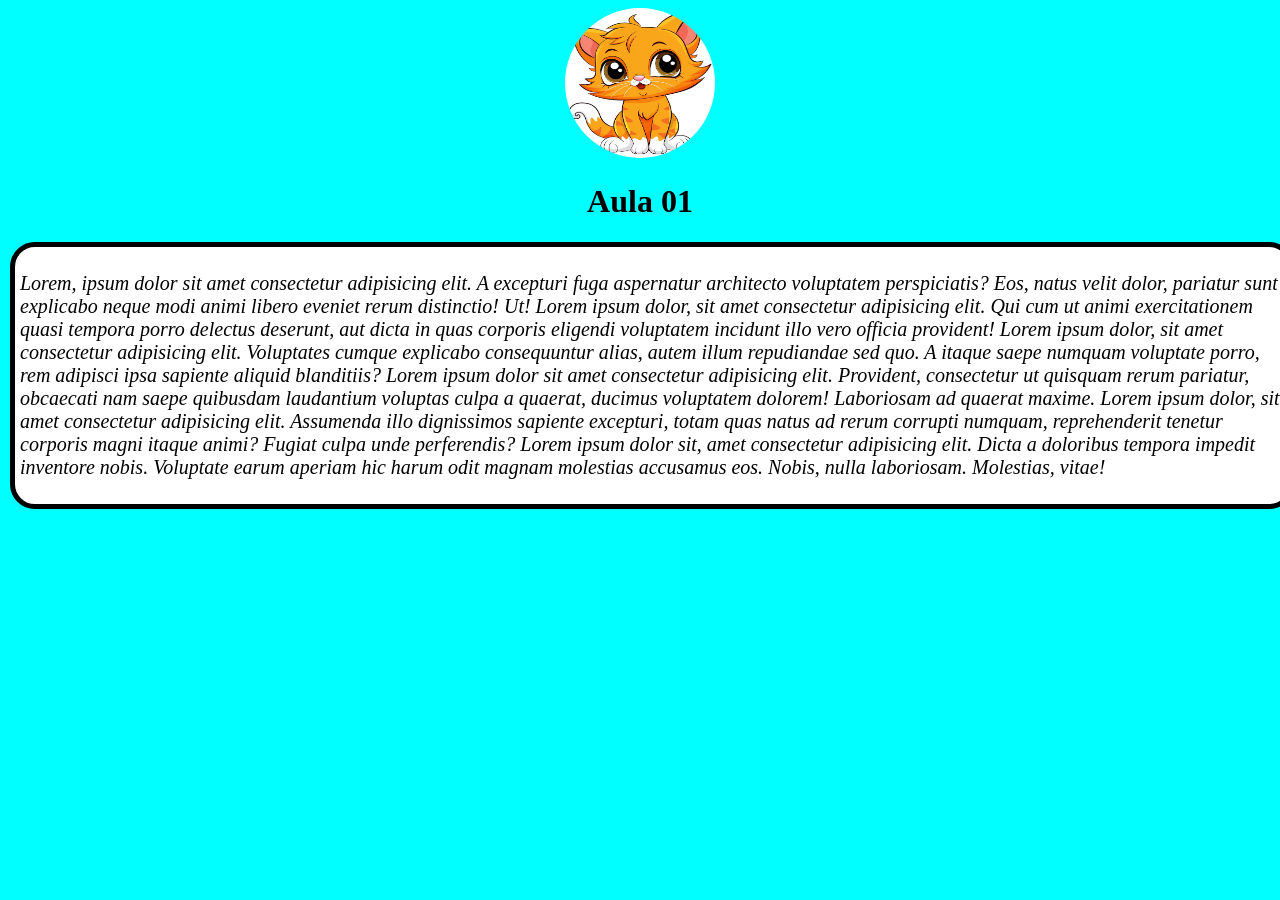
<file: Aula 01/index.html>
<!DOCTYPE html>
<html lang="" pt-BR">

<head>
    <meta charset="UTF-8">
    <title>Senai</title>
</head>

<body style="background-color:aqua;">

    <div style="text-align: center;">
        <IMG style="width: 150px; 
                    height: 150px; 
                    border-radius: 100%;" 
                    src="./GATO.jpg"
            alt="Não foi possível carregar a imagem">
    </div>

    <h1 style="color: black; text-align: center;">Aula 01</h1>

    <div
        style="height: 100%; 
                width: 100%; 
                background-color:white; 
                margin: 2px; 
                border-style: solid; 
                border-width: 5px; 
                border-color: black; 
                padding: 5px;
                border-radius: 25px;">

        <p style="font-size: 20px; font-style: italic;">
            Lorem, ipsum dolor sit amet consectetur adipisicing elit. A excepturi fuga aspernatur architecto voluptatem
            perspiciatis? Eos, natus velit dolor, pariatur sunt explicabo neque modi animi libero eveniet rerum
            distinctio! Ut!
            Lorem ipsum dolor, sit amet consectetur adipisicing elit. Qui cum ut animi exercitationem quasi tempora
            porro delectus deserunt, aut dicta in quas corporis eligendi voluptatem incidunt illo vero officia
            provident!
            Lorem ipsum dolor, sit amet consectetur adipisicing elit. Voluptates cumque explicabo consequuntur alias,
            autem illum repudiandae sed quo. A itaque saepe numquam voluptate porro, rem adipisci ipsa sapiente aliquid
            blanditiis?
            Lorem ipsum dolor sit amet consectetur adipisicing elit. Provident, consectetur ut quisquam rerum pariatur,
            obcaecati nam saepe quibusdam laudantium voluptas culpa a quaerat, ducimus voluptatem dolorem! Laboriosam ad
            quaerat maxime.
            Lorem ipsum dolor, sit amet consectetur adipisicing elit. Assumenda illo dignissimos sapiente excepturi,
            totam quas natus ad rerum corrupti numquam, reprehenderit tenetur corporis magni itaque animi? Fugiat culpa
            unde perferendis?
            Lorem ipsum dolor sit, amet consectetur adipisicing elit. Dicta a doloribus tempora impedit inventore nobis.
            Voluptate earum aperiam hic harum odit magnam molestias accusamus eos. Nobis, nulla laboriosam. Molestias,
            vitae!
        </p>
</body>

</html>
</file>
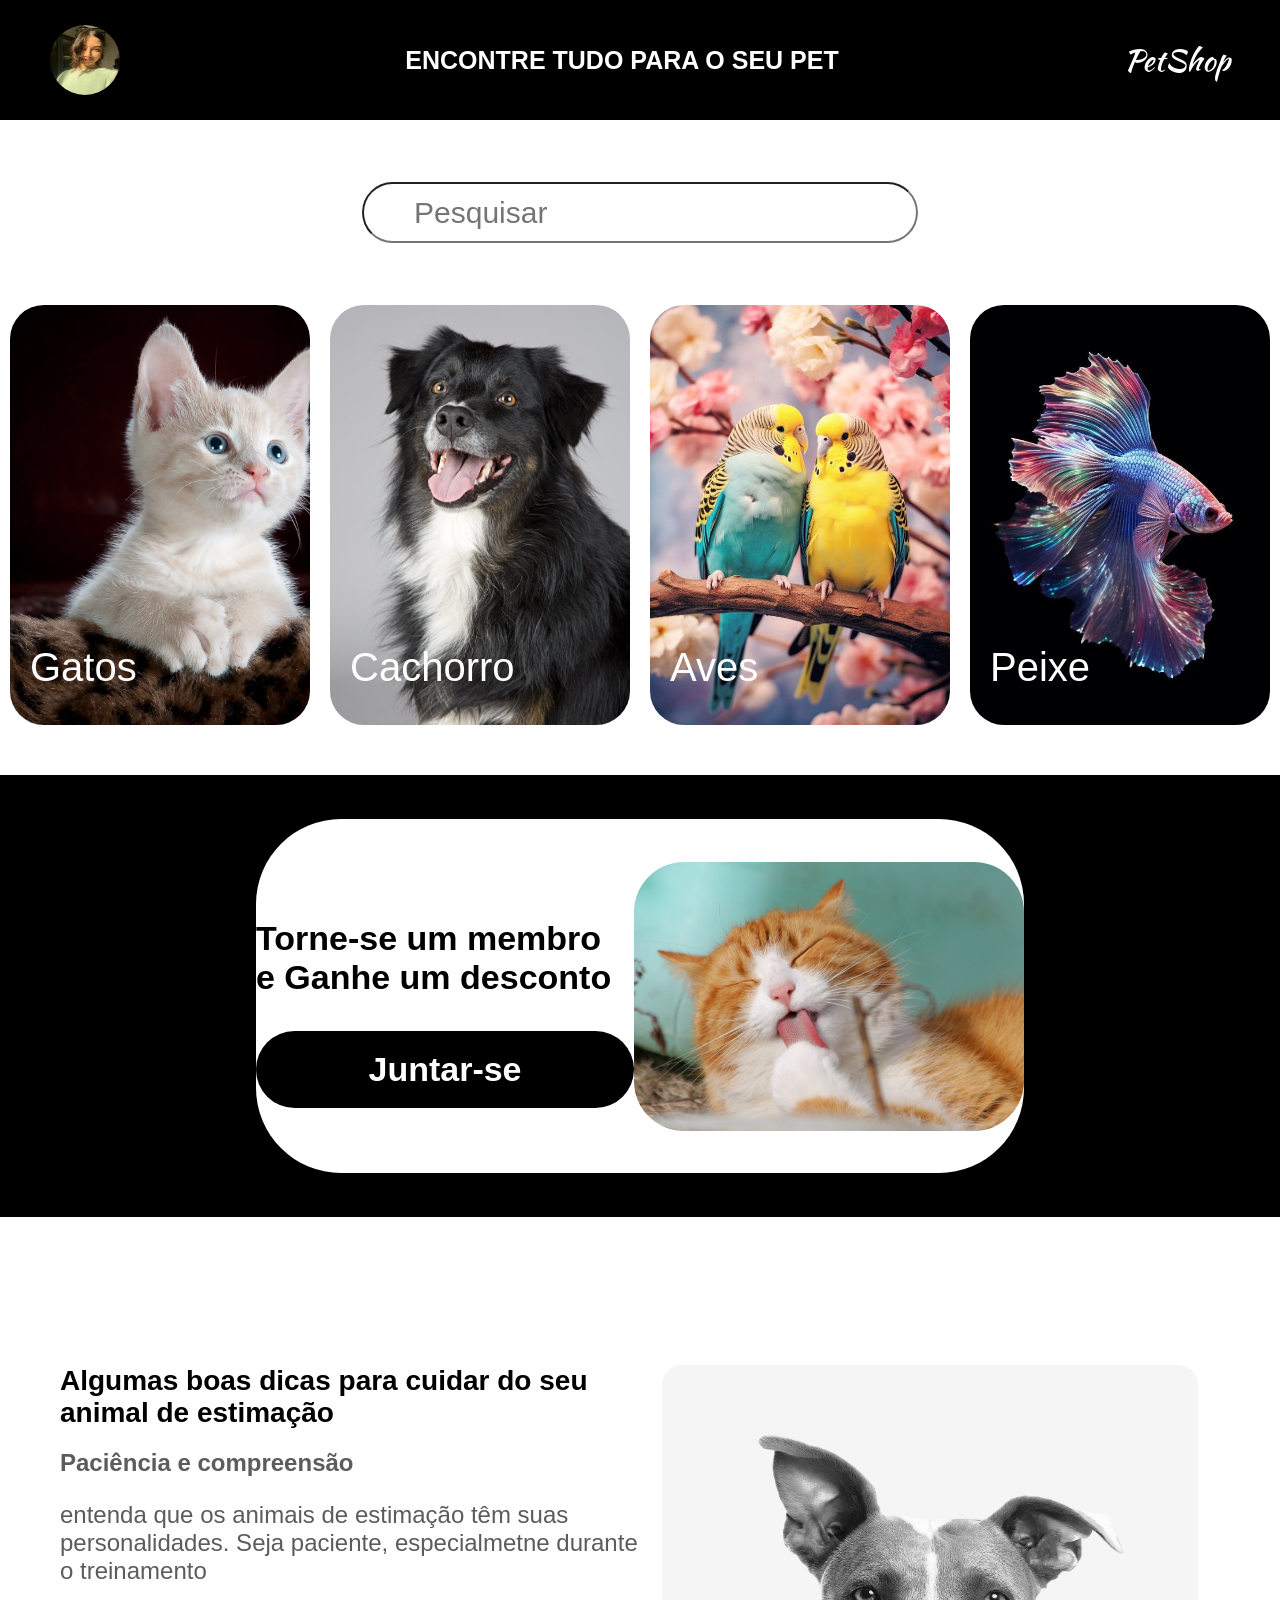
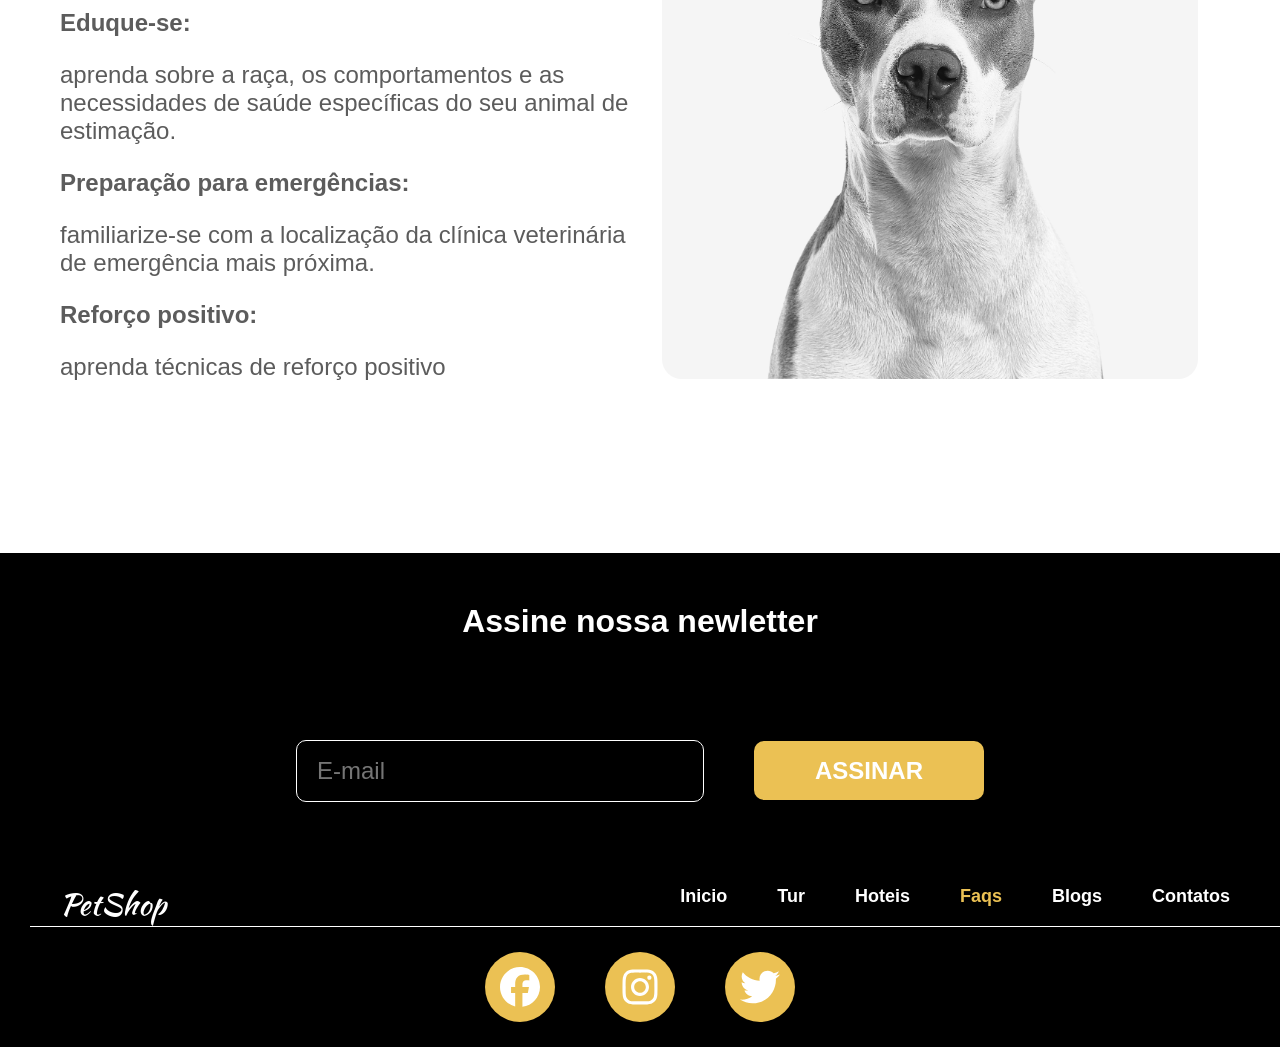
<file: Aula 02/index.html>
<!DOCTYPE html>
<html lang="pt-BR">

<head>
    <meta charset="UTF-8">
    <link rel="stylesheet" href="styles.css">
    <meta name="viewport" content="width=device-width, initial-scale=1.0">
    <title>PETSHOP SENAI 🐶</title>
</head>

<body>
    <div id="cabecalho">
        <img src="./Imagens/perfil.png" alt="Não foi possível carregar a imagem">
        <h1>Encontre tudo para o seu pet</h1>
        <p id="logo">PetShop</p>
    </div>

    <div class="pesquisa">
        <input type="text" placeholder="Pesquisar">
    </div>

    <div class="card-grupo">
        <div style="background-image: url(./Imagens/gato.jpg);" class="card-pet">
            <p>Gatos</p>
        </div>

        <div style="background-image: url(./Imagens/cachorro.jpg);" class="card-pet">
            <p>Cachorro</p>
        </div>

        <div style="background-image: url(./Imagens/aves.png);" class="card-pet">
            <p>Aves</p>
        </div>

        <div style="background-image: url(./Imagens/peixe.png);" class="card-pet">
            <p>Peixe</p>
        </div>
    </div>

    <div class="grupo-membros">
        <div class="card-membros">
            <div class="card-esquerdo">
                <p>
                    Torne-se um membro <br> e Ganhe um desconto
                </p>

                <div class="botao-card">
                    <p> Juntar-se </p>
                </div>
            </div>
            <div class="card-direito"></div>
        </div>
    </div>

    <div class="grupo-dicas">

        <div class="card-esquerdadicas">
            <h1>Algumas boas dicas para cuidar do seu animal de estimação</h1>
            <h2>Paciência e compreensão</h2>
            <p>entenda que os animais de estimação têm suas personalidades. Seja paciente, especialmetne durante o
                treinamento</p>
            <h2>Eduque-se:</h2>
            <p>aprenda sobre a raça, os comportamentos e as necessidades de saúde específicas do seu animal de
                estimação.</p>
            <h2>Preparação para emergências:</h2>
            <p>familiarize-se com a localização da clínica veterinária de emergência mais próxima.</p>
            <h2>Reforço positivo:</h2>
            <p>aprenda técnicas de reforço positivo</p>
        </div>


        <div class="card-direitadicas">
            <img src="./Imagens/chachorro 2.jpg" alt="">
        </div>
    </div>

    <div class="rodape">
        <div class="rodape-titulo">
            <h1> Assine nossa newletter</h1>
        </div>
        <div class="rodape-pesquisa">

            <input type="text" placeholder="E-mail">
            <div class="botao-assinar">
                <p> Assinar </p>
            </div>
        </div>
        <div class="rodape-menu">
            <div class="rodape-grupo-menu">
                <div class="grupo-logo">
                    <p id="logo"> PetShop </p>
                </div>
                <div class="grupo-itens">
                    <ul>
                        <li> Inicio </li>
                        <li> Tur </li>
                        <li> Hoteis </li>
                        <li class="grupo-item-selecionado"> Faqs </li>
                        <li> Blogs</li>
                        <li> Contatos </li>
                    </ul>
                </div>
            </div>
            <div class="rodape-linha"></div>
        </div>
        <div class="rodape-sociais">
            <div class="icone">
                <svg xmlns="http://www.w3.org/2000/svg" viewBox="0 0 640 640">
                    <path
                        d="M576 320C576 178.6 461.4 64 320 64C178.6 64 64 178.6 64 320C64 440 146.7 540.8 258.2 568.5L258.2 398.2L205.4 398.2L205.4 320L258.2 320L258.2 286.3C258.2 199.2 297.6 158.8 383.2 158.8C399.4 158.8 427.4 162 438.9 165.2L438.9 236C432.9 235.4 422.4 235 409.3 235C367.3 235 351.1 250.9 351.1 292.2L351.1 320L434.7 320L420.3 398.2L351 398.2L351 574.1C477.8 558.8 576 450.9 576 320z" />
                </svg>
            </div>
            <div class="icone">
                <svg xmlns="http://www.w3.org/2000/svg" viewBox="0 0 640 640">
                    <path
                        d="M320.3 205C256.8 204.8 205.2 256.2 205 319.7C204.8 383.2 256.2 434.8 319.7 435C383.2 435.2 434.8 383.8 435 320.3C435.2 256.8 383.8 205.2 320.3 205zM319.7 245.4C360.9 245.2 394.4 278.5 394.6 319.7C394.8 360.9 361.5 394.4 320.3 394.6C279.1 394.8 245.6 361.5 245.4 320.3C245.2 279.1 278.5 245.6 319.7 245.4zM413.1 200.3C413.1 185.5 425.1 173.5 439.9 173.5C454.7 173.5 466.7 185.5 466.7 200.3C466.7 215.1 454.7 227.1 439.9 227.1C425.1 227.1 413.1 215.1 413.1 200.3zM542.8 227.5C541.1 191.6 532.9 159.8 506.6 133.6C480.4 107.4 448.6 99.2 412.7 97.4C375.7 95.3 264.8 95.3 227.8 97.4C192 99.1 160.2 107.3 133.9 133.5C107.6 159.7 99.5 191.5 97.7 227.4C95.6 264.4 95.6 375.3 97.7 412.3C99.4 448.2 107.6 480 133.9 506.2C160.2 532.4 191.9 540.6 227.8 542.4C264.8 544.5 375.7 544.5 412.7 542.4C448.6 540.7 480.4 532.5 506.6 506.2C532.8 480 541 448.2 542.8 412.3C544.9 375.3 544.9 264.5 542.8 227.5zM495 452C487.2 471.6 472.1 486.7 452.4 494.6C422.9 506.3 352.9 503.6 320.3 503.6C287.7 503.6 217.6 506.2 188.2 494.6C168.6 486.8 153.5 471.7 145.6 452C133.9 422.5 136.6 352.5 136.6 319.9C136.6 287.3 134 217.2 145.6 187.8C153.4 168.2 168.5 153.1 188.2 145.2C217.7 133.5 287.7 136.2 320.3 136.2C352.9 136.2 423 133.6 452.4 145.2C472 153 487.1 168.1 495 187.8C506.7 217.3 504 287.3 504 319.9C504 352.5 506.7 422.6 495 452z" />
                </svg>
            </div>
            <div class="icone">
                <svg xmlns="http://www.w3.org/2000/svg" viewBox="0 0 640 640">
                    <path
                        d="M523.4 215.7C523.7 220.2 523.7 224.8 523.7 229.3C523.7 368 418.1 527.9 225.1 527.9C165.6 527.9 110.4 510.7 64 480.8C72.4 481.8 80.6 482.1 89.3 482.1C138.4 482.1 183.5 465.5 219.6 437.3C173.5 436.3 134.8 406.1 121.5 364.5C128 365.5 134.5 366.1 141.3 366.1C150.7 366.1 160.1 364.8 168.9 362.5C120.8 352.8 84.8 310.5 84.8 259.5L84.8 258.2C98.8 266 115 270.9 132.2 271.5C103.9 252.7 85.4 220.5 85.4 184.1C85.4 164.6 90.6 146.7 99.7 131.1C151.4 194.8 229 236.4 316.1 240.9C314.5 233.1 313.5 225 313.5 216.9C313.5 159.1 360.3 112 418.4 112C448.6 112 475.9 124.7 495.1 145.1C518.8 140.6 541.6 131.8 561.7 119.8C553.9 144.2 537.3 164.6 515.6 177.6C536.7 175.3 557.2 169.5 576 161.4C561.7 182.2 543.8 200.7 523.4 215.7z" />
                </svg>
            </div>
        </div>
    </div>

</body>

</html>
</file>
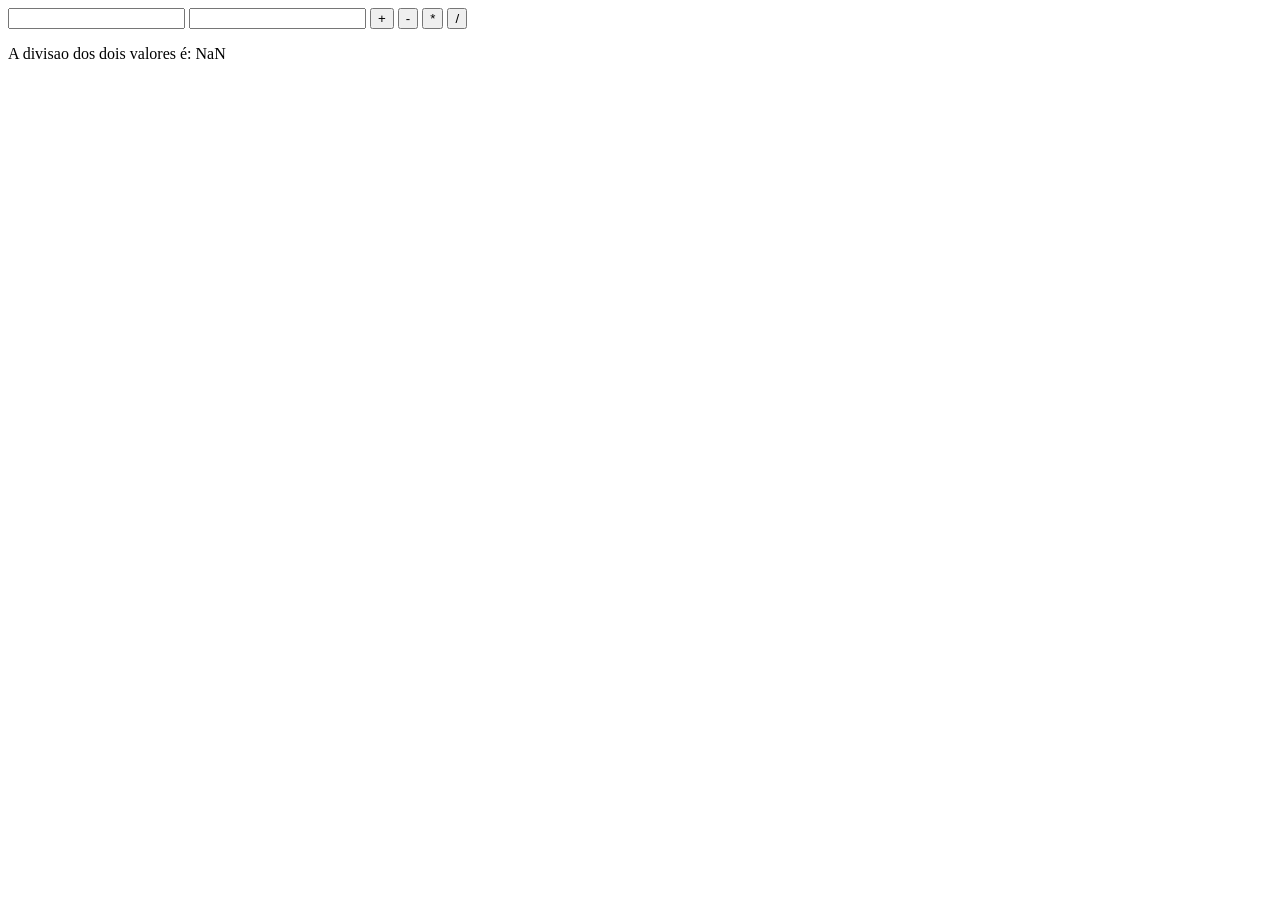
<file: Aula 03/index.html>
<!DOCTYPE html>
<html lang="pt-BR">
<head>
    <meta charset="UTF-8">
    <title>Javascript</title>
</head>

<body>
    
    <input id='campo1' type="text">
    <input id='campo2' type="text">
    <button onclick="soma()">+</button>
    <button onclick="subtracao()">-</button>
    <button onclick="multiplicacao()">*</button>
    <button onclick="divisao()">/</button>
    <p id="resultado"> Resultado </p>


    <script>

        function soma(){
        var pagina = document;

        var campo1 = pagina.getElementById('campo1').value;
        var campo2 = pagina.getElementById('campo2').value;
        var resultado = pagina.getElementById('resultado');

        resultado.innerHTML = 'A soma dos dois valores é: ' + (Number(campo1) + Number(campo2)).toFixed(2);
        }
        soma()

        function subtracao(){
        var pagina = document;

        var campo1 = pagina.getElementById('campo1').value;
        var campo2 = pagina.getElementById('campo2').value;
        var resultado = pagina.getElementById('resultado');

        resultado.innerHTML = 'A subtracao dos dois valores é: ' + (Number(campo1) - Number(campo2)).toFixed(2);
        }
        subtracao()

        function multiplicacao(){
        var pagina = document;

        var campo1 = pagina.getElementById('campo1').value;
        var campo2 = pagina.getElementById('campo2').value;
        var resultado = pagina.getElementById('resultado');

        resultado.innerHTML = 'A multiplicacao dos dois valores é: ' + (Number(campo1) * Number(campo2)).toFixed(2);
        }
        multiplicacao()

        function divisao(){
        var pagina = document;

        var campo1 = pagina.getElementById('campo1').value;
        var campo2 = pagina.getElementById('campo2').value;
        var resultado = pagina.getElementById('resultado');

        resultado.innerHTML = 'A divisao dos dois valores é: ' + (Number(campo1) / Number(campo2)).toFixed(2);
        }
        divisao()

    </script>

</body>

</html>
</file>
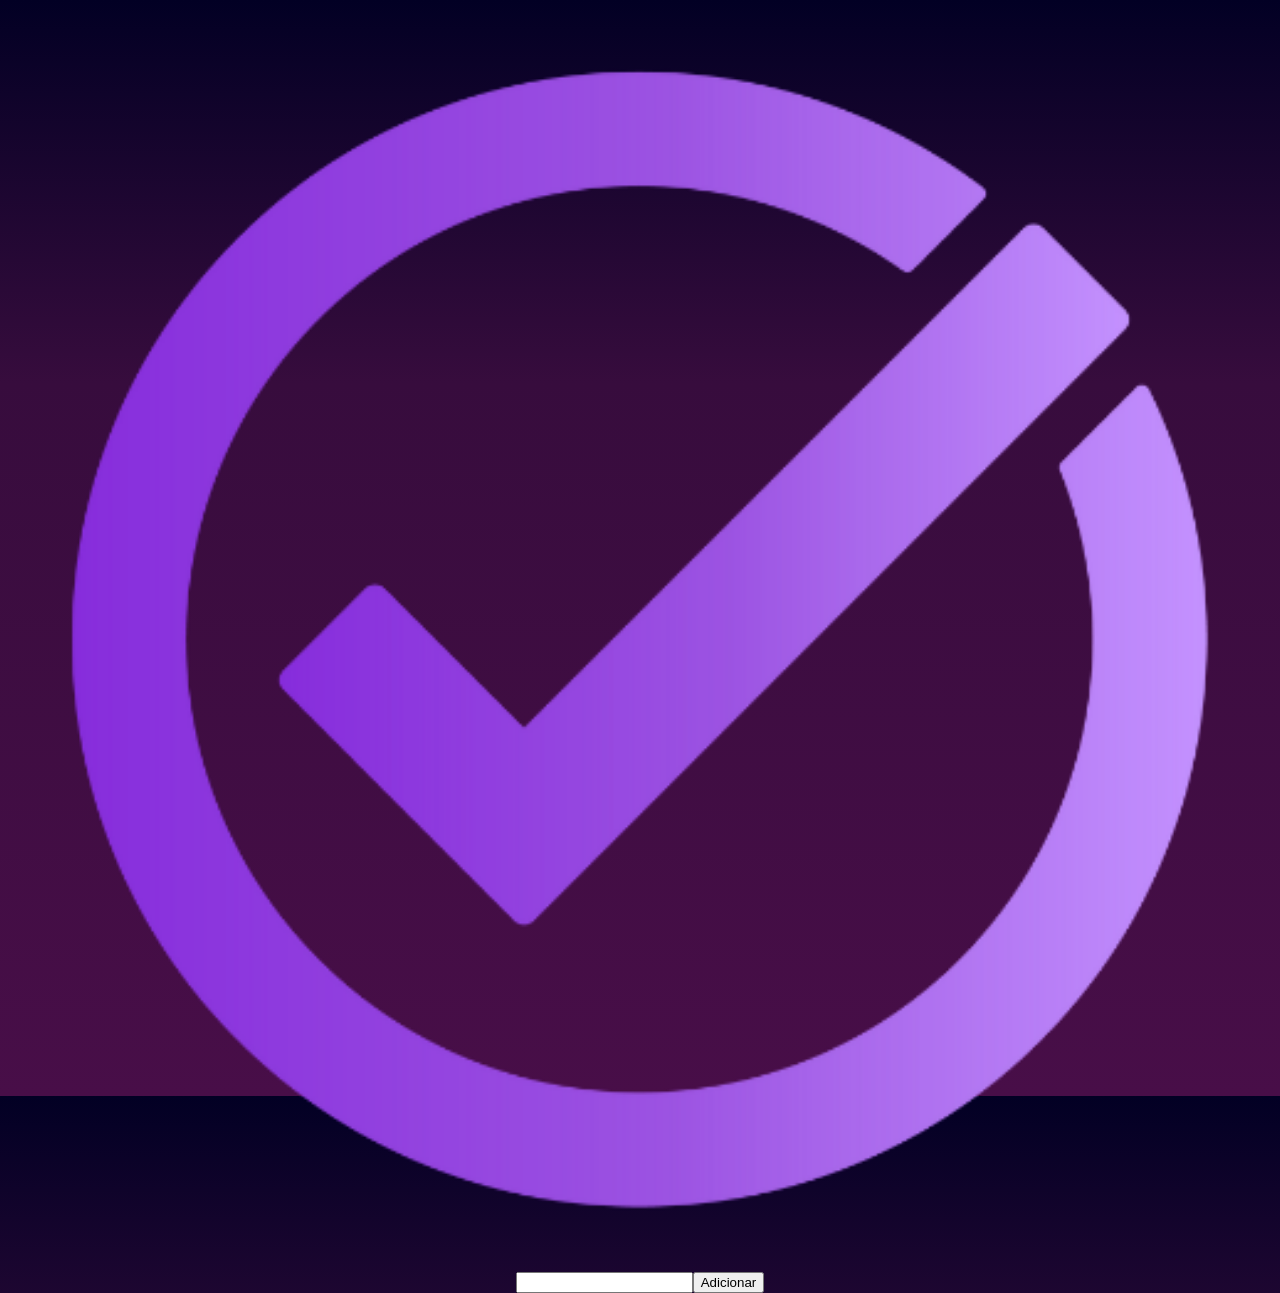
<file: Aula 04/index.html>
<!DOCTYPE html>
<html lang="pt-BR">

<head>
    <meta charset="UTF-8">
    <link rel="stylesheet" href="./styles.css">
    <title>Lista</title>
</head>

<body>
    <div class="fundo">

        <img src="./Imagens/logo.png" alt="">

        <div class="campos">
            <input type="text" id="campo">

            <button onclick="add()">Adicionar</button>
        </div>

        <ul id="itens"></ul>

    </div>
    <script src="./script.js"></script>
</body>

</html>
</file>
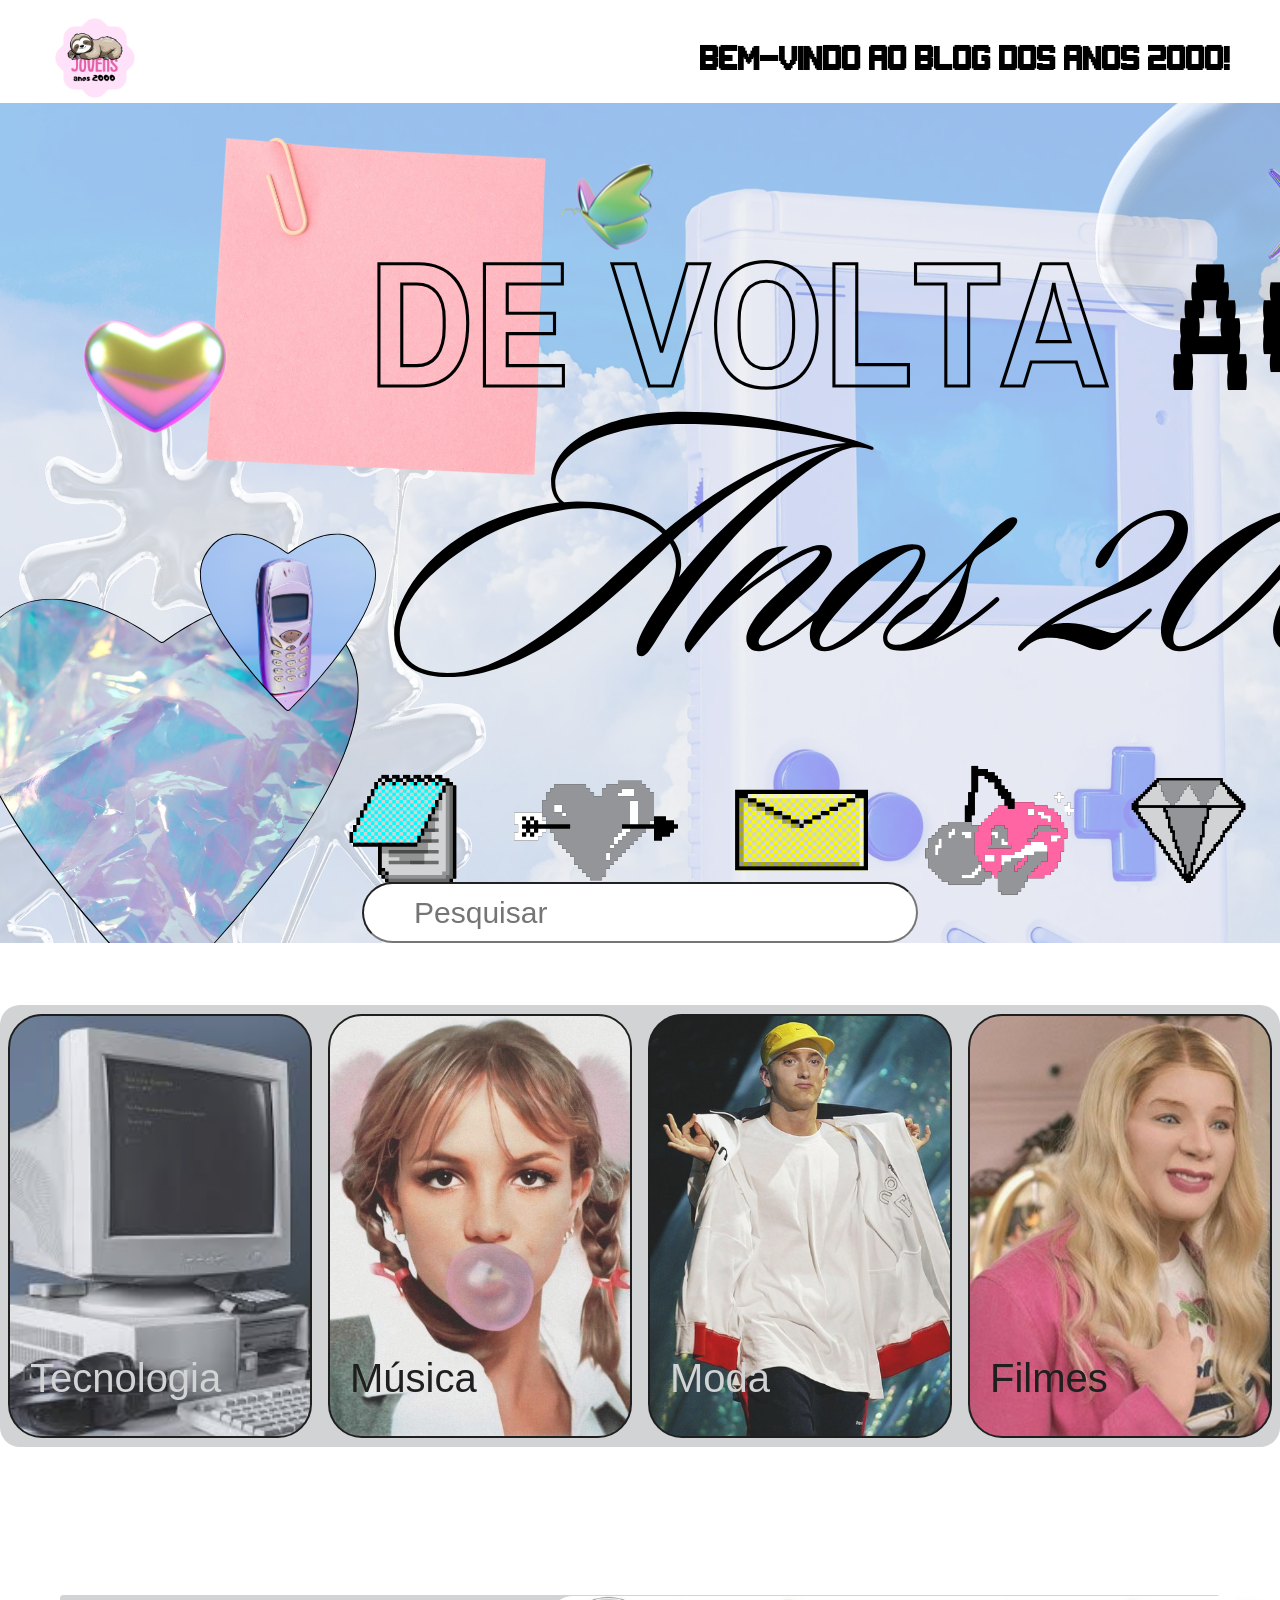
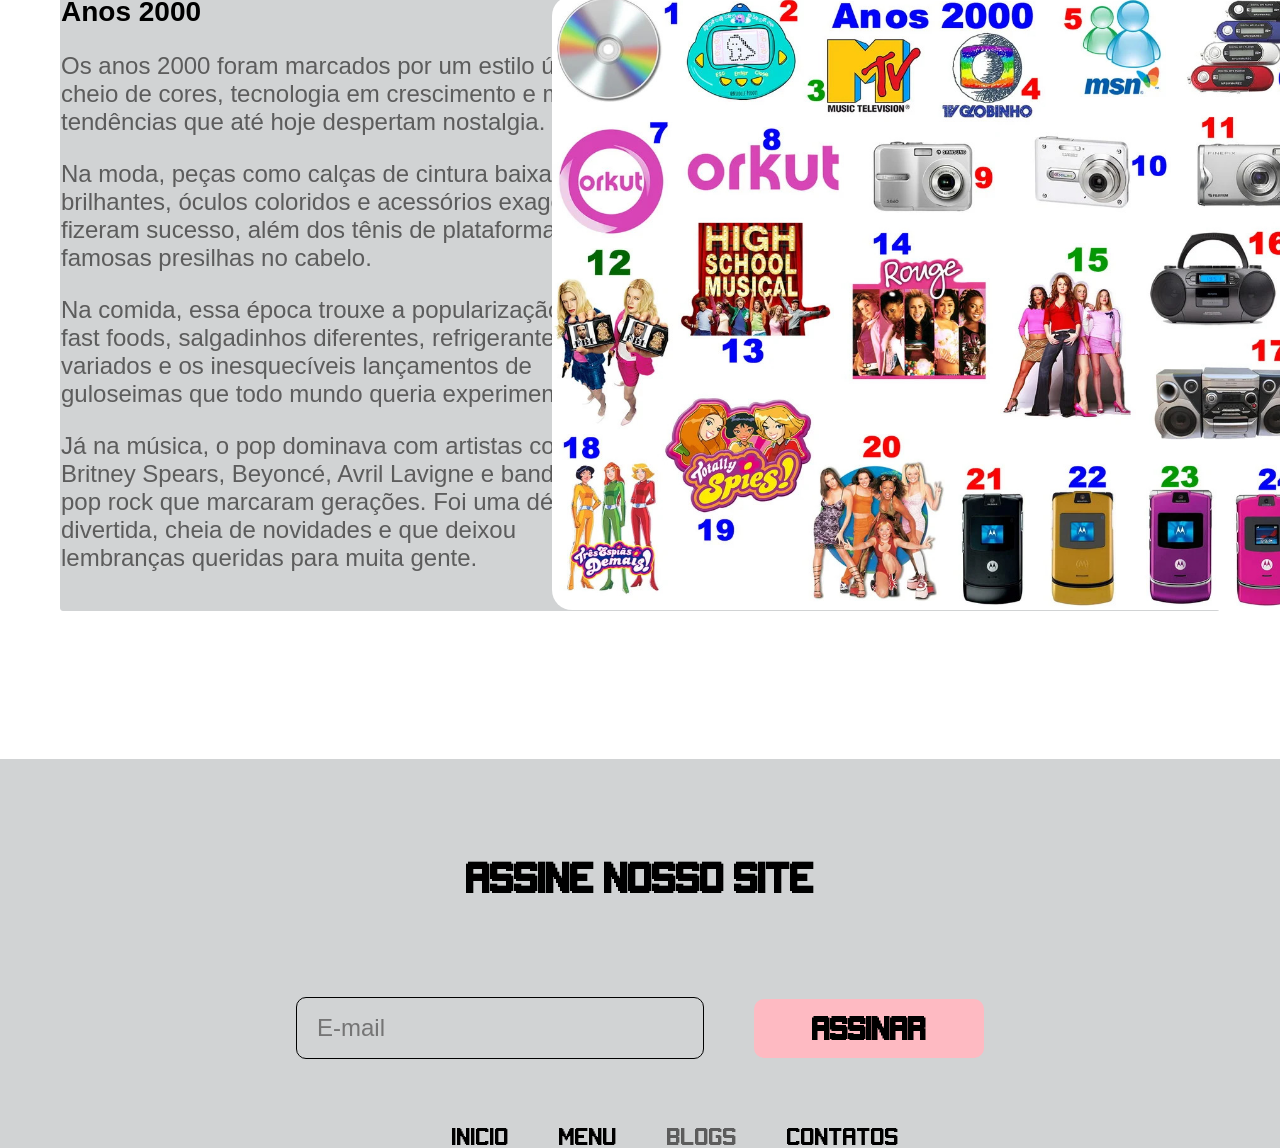
<file: Prova/index.html>
<!DOCTYPE html>
<html lang="pt-BR">

<head>
    <link rel="stylesheet" href="styles.css">
    <meta charset="UTF-8">
    <title> Anos 2000 💅✨</title>
</head>

<body>
    <div id="cabecalho">
        <img src="./Imagens/Logo preguiça.png" alt="Não foi possível carregar a imagem">
        <h1> Bem-vindo ao Blog dos Anos 2000! </h1>
    </div>

    <div class="fundao"> </div>


    <div class="pesquisa">
        <input type="text" placeholder="Pesquisar">
    </div>


    <div class="menus-grupo">
        <div style="background-image: url(./Imagens/tec.jpg);" class="card-tec">
            <p>Tecnologia</p>
        </div>

        <div style="background-image: url(./Imagens/musica.jpg);" class="card-musica">
            <p>Música</p>
        </div>

        <div style="background-image: url(./Imagens/moda.jpg);" class="card-moda">
            <p>Moda</p>
        </div>

        <div style="background-image: url(./Imagens/Logo.jpg);" class="card-filmes">
            <p>Filmes</p>
        </div>
    </div>


    <div class="sobre-site">

        <div class="card-esquerda">
            <h1>Anos 2000</h1>
            <p>Os anos 2000 foram marcados por um estilo único, cheio de cores, tecnologia em crescimento e muitas
                tendências que até hoje despertam nostalgia.</p>
            <p>Na moda, peças como calças de cintura baixa, blusas brilhantes, óculos coloridos e acessórios exagerados
                fizeram sucesso, além dos tênis de plataforma e das famosas presilhas no cabelo.</p>
            <p>Na comida, essa época trouxe a popularização dos fast foods, salgadinhos diferentes, refrigerantes
                variados e os inesquecíveis lançamentos de guloseimas que todo mundo queria experimentar. </p>
            <p>Já na música, o pop dominava com artistas como Britney Spears, Beyoncé, Avril Lavigne e bandas de pop
                rock que marcaram gerações. Foi uma década divertida, cheia de novidades e que deixou lembranças
                queridas para muita gente.</p>
        </div>


        <div class="card-direita">
            <img src="./Imagens/varios.jpg" alt="">
        </div>
    </div>

    <div class="rodape">
        <div class="rodape-titulo">
            <h1> Assine nosso site</h1>
        </div>
        <div class="rodape-pesquisa">

            <input type="text" placeholder="E-mail">
            <div class="botao-assinar">
                <p> Assinar </p>
            </div>
        </div>
        <div class="rodape-menu">
            <div class="rodape-grupo-menu">
                <div class="grupo-itens">
                    <ul>
                        <li> Inicio </li>
                        <li> Menu </li>
                        <li class="grupo-item-selecionado"> Blogs </li>
                        <li> Contatos </li>
                    </ul>
                </div>
            </div>
            <div class="rodape-linha"></div>
        </div>

    </div>

</body>

</html>
</file>
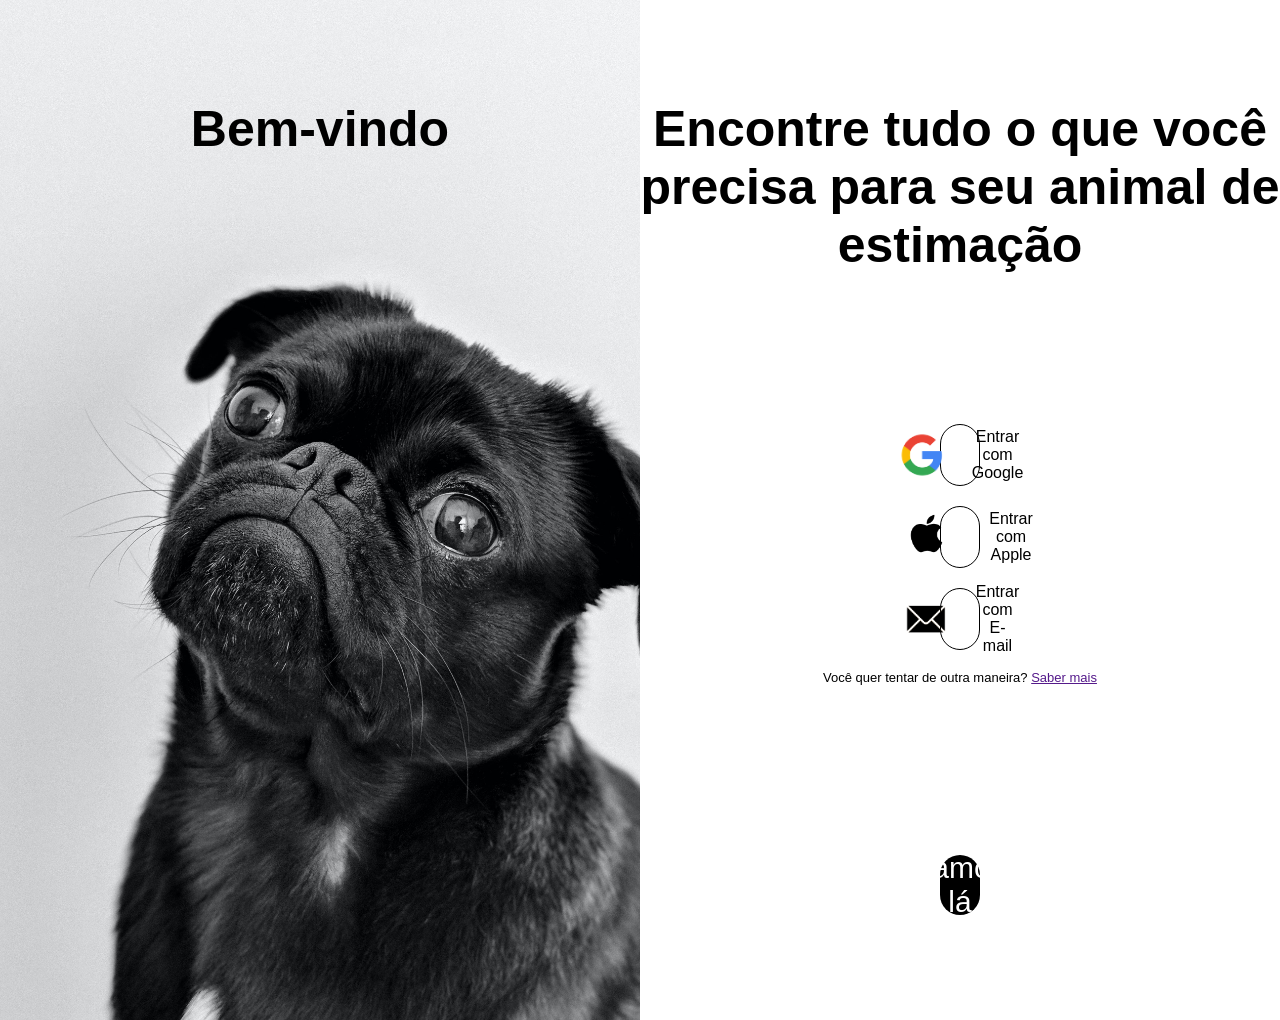
<file: Aula 02/login.html>
<!DOCTYPE html>
<html lang="pt-BR">

<head>
    <meta charset="UTF-8">
    <link rel="stylesheet" href="styles.css">
    <title>LOGIN PETSHOP 🐶</title>
</head>

<body>
    <div class="grupo-login">
        <div class="lado-esquerdo">
            <h1>Bem-vindo </h1>
        </div>
        <div class="lado-direito">
            <h1> Encontre tudo o que você precisa para seu animal de estimação </h1>

            <div class="botoes">
                <div class="botao">
                    <img src="./Imagens/google.png" alt="">
                    <p> Entrar com Google </p>
                </div>
                <div class="botao">
                    <img src="./Imagens/apple.png" alt="">
                    <p> Entrar com Apple </p>
                </div>
                <div class="botao">
                    <img src="./Imagens/email.png" alt="">
                    <p> Entrar com E-mail </p>
                </div>
            </div>

            <p class="entrar"> Você quer tentar de outra maneira? <a href="">Saber mais</a></p>
            
            <a href="./index.html" class="botao-login">
                <p> Vamos lá </p>
            </a>
        </div>
    </div>
</body>

</html>
</file>
<file: Aula 02/styles.css>
@font-face{
    font-family:'Kaushan';
    src: url('./Fontes/Kaushan_Script/KaushanScript-Regular.ttf');
}

body {
    margin: 0px;
}

#cabecalho {
    display: flex;
    justify-content: space-between;
    align-content: center;
    align-items: center;
    background-color: #000000;
    color: #FFFFFF;
    height: 100px;
    padding: 10px 50px 10px 50px;
}

#cabecalho img {
    width: 70px;
    height: 70px;
    border-radius: 100%;
    cursor: pointer;
}

#cabecalho h1 {
    font-family: 'Lucida Sans', 'Lucida Sans Regular', 'Lucida Grande', 'Lucida Sans Unicode', Geneva, Verdana, sans-serif;
    font-size: 25px;
    font-weight: bold;
    text-transform: uppercase;
}

#logo {
    font-family: 'Kaushan';
    font-size: 30px;
    /*text-decoration: underline overline;*/
    cursor: pointer;
    color: #FFFFFF;
}

.pesquisa {
    display: flex;
    align-items: center;
    justify-content: center;
    height: 65px;
    padding: 10px;
    margin: 50px 0px 50px 0px;
}

.pesquisa input {
    height: 55px;
    width: 500px;
    border-radius: 50px;
    padding-left: 50px;
    font-size: 30px;
}


.titulo-card p {
    font-family: 'Lucida Sans', 'Lucida Sans Regular', 'Lucida Grande', 'Lucida Sans Unicode', Geneva, Verdana, sans-serif;
    font-size: 23px;
    margin: 140px;
}

.card-grupo {
    display: flex;
    justify-content: space-around;
    margin: 50px 0px 50px 0px;
}

.card-pet {
    width: 300px;
    height: 420px;
    border-radius: 34px;
    background-size: cover;
    transition-duration: 0.1s;
    transition-delay: 0.1s;
}

.card-pet:hover {
    box-shadow: 17px 11px 45px -2px gray;
    transition-duration: 0.1s;
    transition-delay: 0.1s;
}

.card-pet p {
    font-family: 'Lucida Sans', 'Lucida Sans Regular', 'Lucida Grande', 'Lucida Sans Unicode', Geneva, Verdana, sans-serif;
    font-size: 40px;
    color: #FFFFFF;
    margin-left: 20px;
    padding-top: 300px;
}

.grupo-membros {
    display: flex;
    align-items: center;
    justify-content: center;
    height: 442px;
    width: 100%;
    background-color: #000000;
}

.card-membros {
    display: flex;
    justify-content: space-around;
    align-items: center;
    height: 80%;
    width: 60%;
    background-color: #FFFFFF;
    border-radius: 85px;
}

.card-esquerdo {
    font-size: 34px;
    font-family: 'Lucida Sans', 'Lucida Sans Regular', 'Lucida Grande', 'Lucida Sans Unicode', Geneva, Verdana, sans-serif;
    font-weight: bold;
}

.card-direito {
    height: 269px;
    width: 404px;
    background-image: url(Imagens/gato\ laranja.jpg);
    background-size: cover;
    border-radius: 50px;
}

.botao-card {
    display: flex;
    align-items: center;
    justify-content: center;
    background-color: #000000;
    height: 77px;
    width: 378px;
    border-radius: 70px;
    color: #FFFFFF;
}

.grupo-dicas {
    display: flex;
    justify-content: center;
    margin-top: 148px;
    margin: 148px 60px 148px 60px;
}

.card-esquerdadicas {
    width: 50%;
    font-family: 'Lucida Sans', 'Lucida Sans Regular', 'Lucida Grande', 'Lucida Sans Unicode', Geneva, Verdana, sans-serif;
}

.card-esquerdadicas h1 {
    font-size: 28px;
    font-weight: bold;
    margin-block-start: 0px;
}

.card-esquerdadicas h2,
.card-esquerdadicas p {
    font-size: 24px;
    color: #5C5C5C;
}

.card-direitadicas {
    width: 50%;
    display: flex;
    justify-content: center;
    text-align: center;
}

.card-direitadicas img {
    height: 614px;
    border-radius: 20px;
}

.rodape {
    background-color: #000000;
}

.rodape-titulo {
    text-align: center;
    margin: 50px 0px 50px 0px;
}

.rodape-titulo h1 {
    color: #FFFFFF;
    font-family: 'Lucida Sans', 'Lucida Sans Regular', 'Lucida Grande', 'Lucida Sans Unicode', Geneva, Verdana, sans-serif;
    padding: 50px 0px 50px 0px;
}

.rodape-pesquisa {
    display: flex;
    justify-content: center;
    align-items: center;
}

.rodape-pesquisa input {
    height: 58px;
    width: 384px;
    background-color: #000000;
    border: 1px solid #FFFFFF;
    outline: none;
    border-radius: 10px;
    color: #C4C4C4;
    font-size: 24px;
    padding-left: 20px;
}

.botao-assinar {
    display: flex;
    justify-content: center;
    align-items: center;
    height: 59px;
    width: 230px;
    background-color: #EBC154;
    border-radius: 10px;
    margin-left: 50px;
    cursor: pointer;
}

.botao-assinar p {
    font-size: 24px;
    color: #FFFFFF;
    font-family: 'Lucida Sans', 'Lucida Sans Regular', 'Lucida Grande', 'Lucida Sans Unicode', Geneva, Verdana, sans-serif;
    font-weight: bold;
    text-transform: uppercase;
}

.rodape-menu {
    margin-top: 50px;
    margin-bottom: 0px;
    margin-left: 30px;
}

.rodape-grupo-menu {
    display: flex;
    color: #FFFFFF;
    justify-content: space-between;
    align-items: center;
}

.grupo-logo {
    margin-left: 30px;
}

.grupo-logo p {
    margin-block-end: 0px;
}

.grupo-itens {
    margin-right: 50px;
}

.grupo-itens ul {
    display: flex;
    margin-bottom: 0px;
}

.grupo-itens li {
    margin-left: 50px;
    font-size: 18px;
    font-family: 'Lucida Sans', 'Lucida Sans Regular', 'Lucida Grande', 'Lucida Sans Unicode', Geneva, Verdana, sans-serif;
    list-style: none;
    cursor: pointer;
    font-weight: bolder;
}

.grupo-item-selecionado {
    color: #EBC154;
}

.rodape-linha {
    margin-top: 0px;
    height: 1px;
    width: 100%;
    background-color: #FFFFFF;
}

.rodape-sociais {
    display: flex;
    align-items: center;
    justify-content: center;
    margin: 50px 0px 50x 0px;
}

.icone {
    display: flex;
    justify-content: center;
    align-items: center;
    background-color: #EBC154;
    height: 70px;
    width: 70px;
    border-radius: 100%;
    fill: #FFFFFF;
    margin: 25px;
    cursor: pointer;
}

.icone svg {
    width: 50px;
    height: 50px;
}

/*Login*/

.grupo-login {
    display: flex;
    height: 1020px;
    text-align: center;
}

.grupo-login h1 {
    margin-top: 100px;
    font-family: 'Lucida Sans', 'Lucida Sans Regular', 'Lucida Grande', 'Lucida Sans Unicode', Geneva, Verdana, sans-serif;
    font-size: 50px;
}

.lado-esquerdo {
    width: 50%;
    background-image: url(./Imagens/dog_preto.jpg);
    background-size: cover;
}

.lado-direito {
    width: 50%;
}

.botoes {
    margin: 150px 300px 0px 300px;
    /*ir para o meio da tela*/
}

.botao {
    display: flex;
    justify-content: center;
    /*centro*/
    align-items: center;
    /*linha e img centralizados*/
    height: 60px;
    border: 1px solid #000000;
    border-radius: 40px;
    margin-bottom: 20px;
    cursor: pointer;
}

.botao img {
    height: 50px;
    margin-right: 25px;
}

.botao p {
    font-size: 16px;
    font-family: 'Lucida Sans', 'Lucida Sans Regular', 'Lucida Grande', 'Lucida Sans Unicode', Geneva, Verdana, sans-serif;
}

.entrar {
    font-size: 13px;
    font-family: 'Lucida Sans', 'Lucida Sans Regular', 'Lucida Grande', 'Lucida Sans Unicode', Geneva, Verdana, sans-serif;
}

.botao-login {
    display: flex;
    justify-content: center;
    align-items: center;
    height: 60px;
    background-color: #000000;
    margin: 170px 300px 0px 300px;
    border-radius: 50px;
    text-decoration: none;
}

.botao-login p {
    color: #FFFFFF;
    font-family: 'Lucida Sans', 'Lucida Sans Regular', 'Lucida Grande', 'Lucida Sans Unicode', Geneva, Verdana, sans-serif;
    font-size: 30px;
    cursor: pointer;
}
</file>
<file: Aula 04/styles.css>
body {
    text-align: center;
    background: #020024;
    background: linear-gradient(180deg, rgba(2, 0, 36, 1) 0%, rgba(55, 12, 61, 1) 35%, rgba(72, 14, 72, 1) 100%);
    
}

.fundo {
    height: 1080px;
    display: flex;
    flex-direction: column;
}


#itens li {
    list-style: none;
    color: aliceblue;
}

.campos{
    display:  flex;
    justify-content: center;
}
</file>
<file: Prova/styles.css>
@font-face {
    font-family: 'gameplay';
    src: url('Fontes/Gameplay.ttf');
}

body {
    margin: 0px;
}

#cabecalho {
    display: flex;
    justify-content: space-between;
    align-content: center;
    align-items: center;
    background-color: #FFFFFF;
    color: #000000;
    height: 100px;
    padding: 8px 50px 8px 50px;
}

#cabecalho img {
    width: 90px;
    height: 90px;
    border-radius: 100%;
    cursor: pointer;
    align-items: center;
    justify-content: center;
}

#cabecalho h1 {
    display: flex;
    font-family: 'gameplay';
    font-size: 25px;
    align-items: center;
    justify-content: center;
}

/*img fundo*/
.fundao {
    background-image: url(./Imagens/atualizada1.png);
    margin: -13px 0px -13px 0px;
    height: 840px;
    width: 100%;
}

.fundao p {
    display: flex;
    font-family: 'gameplay';
    font-size: 25px;
    align-items: center;
    justify-content: center;
}

.menus-grupo {
    display: flex;
    justify-content: space-around;
    margin: 50px 0px 50px 0px;
}


/*pesquisa*/
.pesquisa {
    display: flex;
    flex-direction: column;
    align-items: center;
    justify-content: center;
    height: 65px;
    padding: 10px;
    margin-top: -30px;
    margin: -73px 12.9%  0px 12.9%;
}

.pesquisa input {
    height: 55px;
    width: 500px;
    border-radius: 50px;
    padding-left: 50px;
    font-size: 30px;
}

.pesquisa h1 {
    display: flex;
    flex-direction: column;
    font-family: 'gameplay';
    font-size: 20px;
    font-weight: bold;
    text-transform: uppercase;
    color: #000;
}

.menus-grupo{
    display: flex;
    justify-content: space-around;
    margin: 50px 0px 50px 0px;
    display: flex;
    align-items: center;
    justify-content: center;
    height: 442px;
    width: 100%;
    background-color: #d1d3d4;
    border-radius: 20px;
    display: flex;
    justify-content: space-around;
    margin: 50px 0px 50px 0px;
}


/*tecnologia*/
.card-tec {
    width: 300px;
    height: 420px;
    border-radius: 34px;
    background-size: cover;
    transition-duration: 0.1s;
    transition-delay: 0.1s;
    border: solid 2px black;
    opacity: 85%;
}

.card-tec:hover {
    border: solid 3px black;
    transition-duration: 0.1s;
    transition-delay: 0.1s;
}

.card-tec p {
    font-family: Arial, Helvetica, sans-serif;
    font-size: 40px;
    color: #d1d3d4;
    margin-left: 20px;
    padding-top: 300px;
    opacity: 100%;
}

/*musica*/
.card-musica {
    width: 300px;
    height: 420px;
    border-radius: 34px;
    background-size: cover;
    transition-duration: 0.1s;
    transition-delay: 0.1s;
    border: solid 2px black;
    opacity: 85%;
}

.card-musica:hover {
    border: solid 3px black;
    transition-duration: 0.1s;
    transition-delay: 0.1s;
}

.card-musica p {
    font-family: Arial, Helvetica, sans-serif;
    font-size: 40px;
    color: #000000;
    margin-left: 20px;
    padding-top: 300px;
}

/*moda*/
.card-moda {
    width: 300px;
    height: 420px;
    border-radius: 34px;
    background-size: cover;
    transition-duration: 0.1s;
    transition-delay: 0.1s;
    border: solid 2px black;
    opacity: 85%;
}

.card-moda:hover {
    border: solid 3px black;
    transition-duration: 0.1s;
    transition-delay: 0.1s;
}

.card-moda p {
    font-family: Arial, Helvetica, sans-serif;
    font-size: 40px;
    color: #d1d3d4;
    margin-left: 20px;
    padding-top: 300px;
}

/*filmes*/
.card-filmes {
    width: 300px;
    height: 420px;
    border-radius: 34px;
    background-size: cover;
    transition-duration: 0.1s;
    transition-delay: 0.1s;
    border: solid 2px black;
    opacity: 85%;
}

.card-filmes:hover {
    border: solid 3px black;
    transition-duration: 0.1s;
    transition-delay: 0.1s;
}

.card-filmes p {
    font-family: Arial, Helvetica, sans-serif;
    font-size: 40px;
    color: #000000;
    margin-left: 20px;
    padding-top: 300px;
}

/*segunda parte*/
.sobre-site {
    display: flex;
    justify-content: center;
    margin-top: 148px;
    margin: 148px 60px 148px 60px;
    border: solid 1px #d1d3d4;
    border-radius: 3px;
    background-color: #d1d3d4;
}

/*esquerda*/
.card-esquerda {
    width: 50%;
    font-family: Arial, Helvetica, sans-serif;
}

.card-esquerda h1 {
    font-size: 28px;
    font-weight: bold;
    margin-block-start: 0px;
}

.card-esquerda p {
    font-size: 24px;
    color: #5C5C5C;
}

/*direita*/
.card-direita {
    width: 50%;
    display: flex;
    justify-content: center;
    text-align: center;
}

.card-direita img {
    height: 614px;
    border-radius: 20px;
}

/*rodape*/
.rodape {
    align-content: center;
    align-items: center;
    background-color: #d1d3d4;
}

.rodape-titulo {
    text-align: center;
    margin: 50px 0px 50px 0px;
}

.rodape-titulo h1 {
    color: #000000;
    font-family: 'gameplay';
    padding: 50px 0px 50px 0px;
}

.rodape-pesquisa {
    display: flex;
    justify-content: center;
    align-items: center;
}

/*email*/
.rodape-pesquisa input {
    height: 58px;
    width: 384px;
    background-color: #d1d3d4;
    border: 1px solid #000000;
    outline: none;
    border-radius: 10px;
    color: #000000;
    font-size: 24px;
    padding-left: 20px;
}

/*botao assinar*/
.botao-assinar {
    display: flex;
    justify-content: center;
    align-items: center;
    height: 59px;
    width: 230px;
    background-color: #febac2;
    border-radius: 10px;
    margin-left: 50px;
    cursor: pointer;
}

.botao-assinar p {
    font-size: 24px;
    color: #000000;
    font-family: 'gameplay';
    font-weight: bold;
    text-transform: uppercase;
}

/*menu*/
.rodape-menu {
    margin-top: 50px;
    margin-bottom: 0px;
    margin-left: 30px;
}

.rodape-grupo-menu {
    display: flex;
    color: #000000;
    justify-content: center;
    align-items: center;
}

.grupo-itens {
    margin-right: 50px;
}

.grupo-itens ul {
    display: flex;
    margin-bottom: 0px;
}

.grupo-itens li {
    margin-left: 50px;
    font-size: 18px;
    font-family: 'gameplay';
    list-style: none;
    cursor: pointer;
}

.grupo-item-selecionado {
    color: #5C5C5C;
}
</file>
